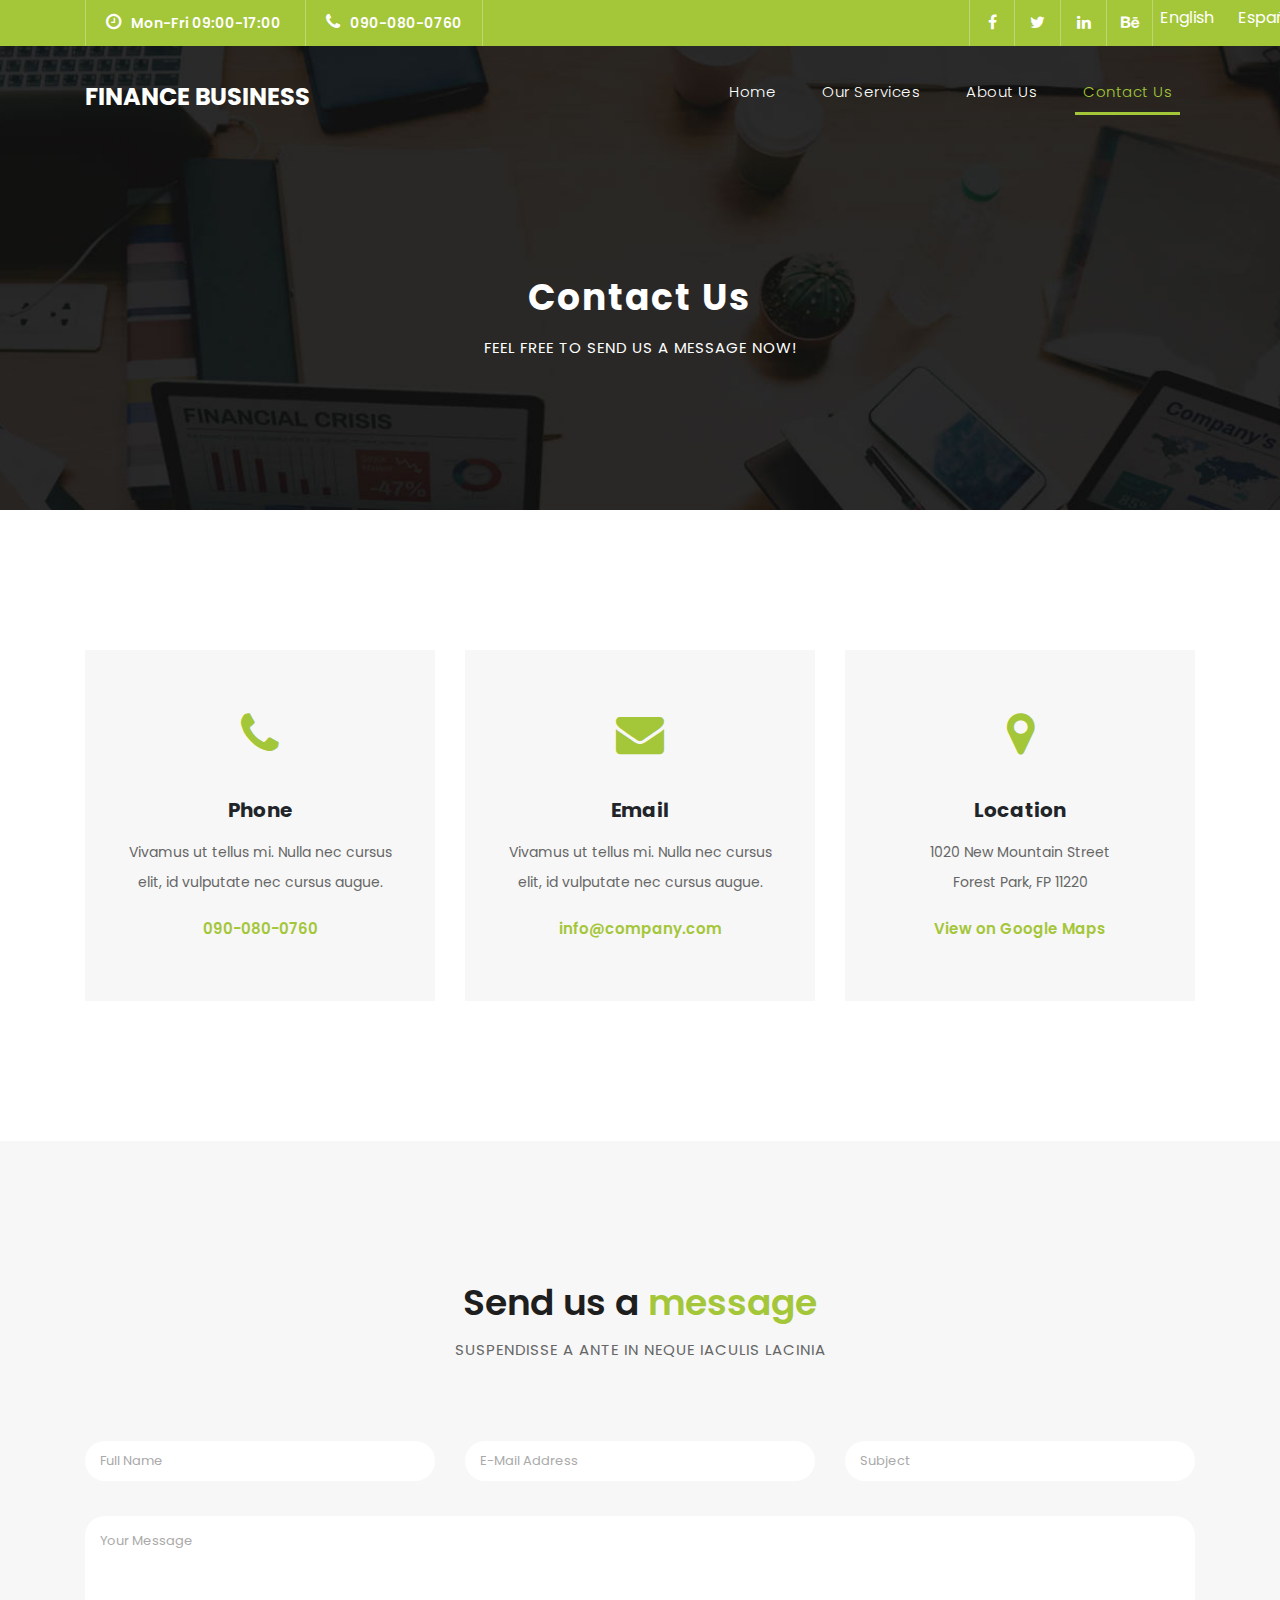
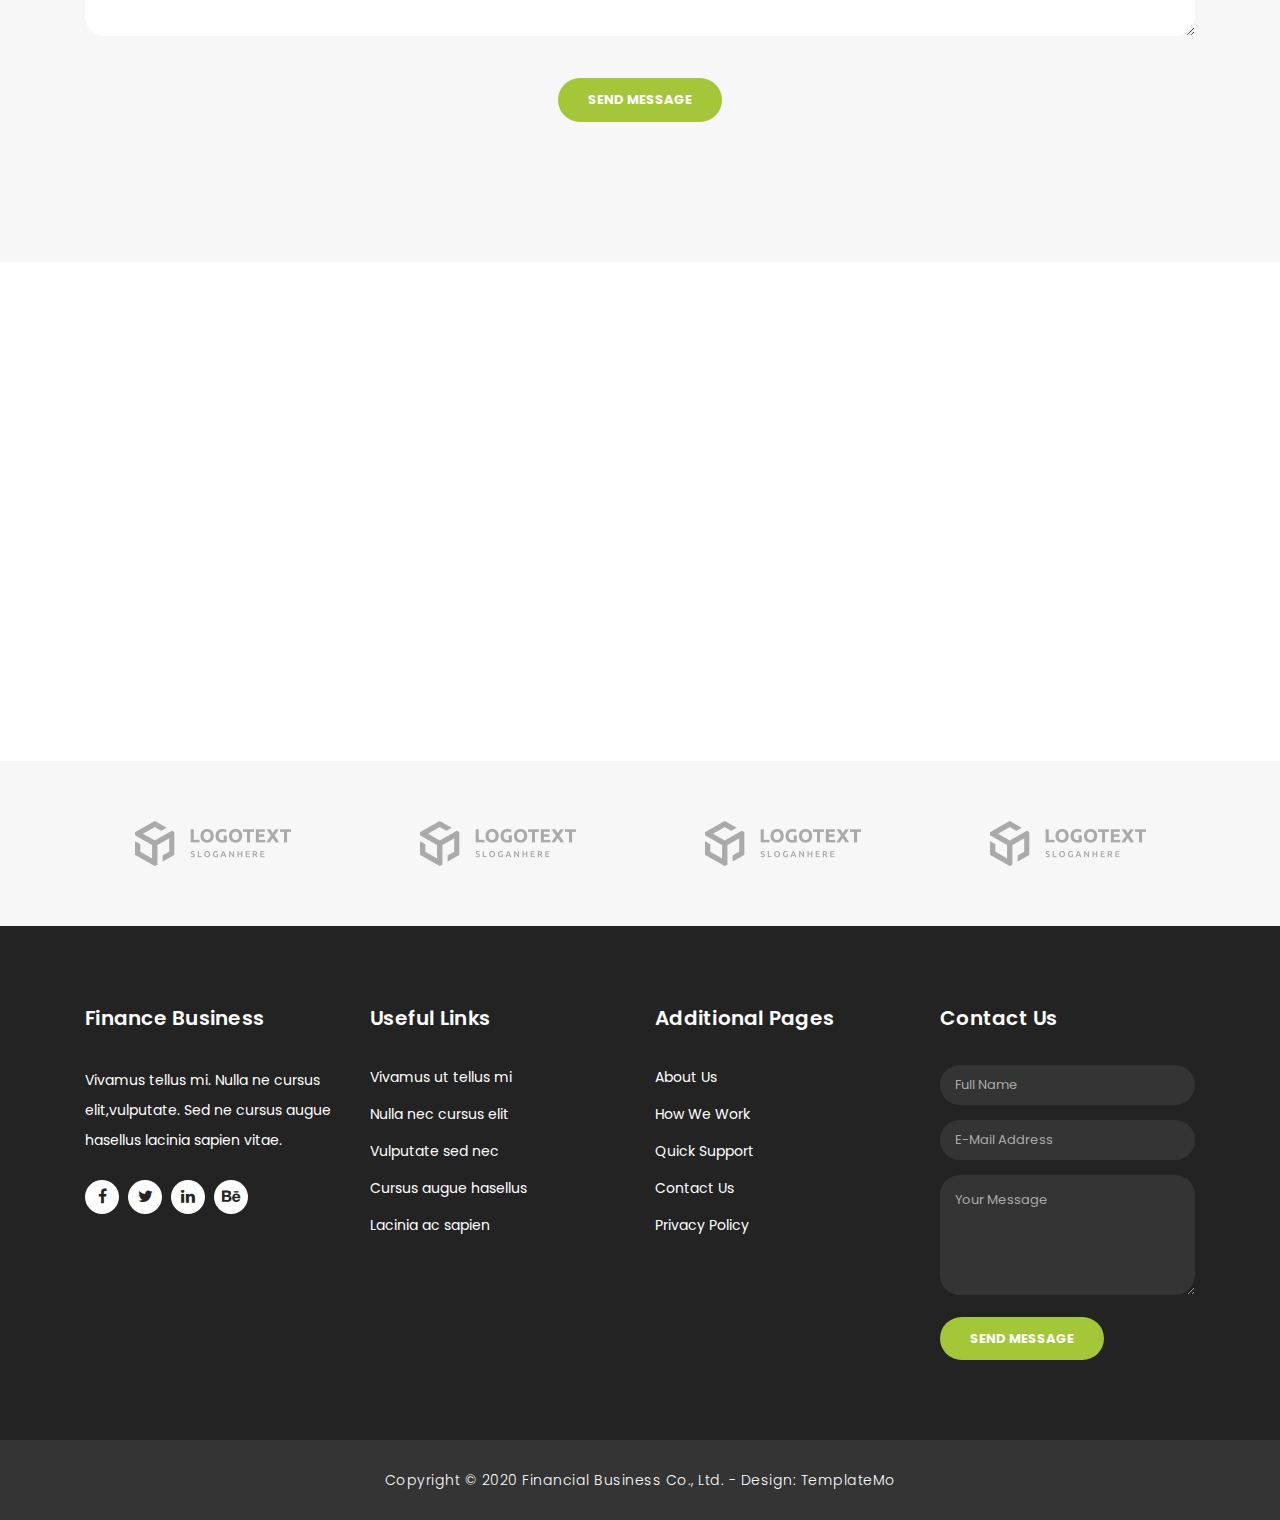
<file: contact.html>
<!DOCTYPE html>
<html lang="en">

  <head>

    <meta charset="utf-8">
    <meta name="viewport" content="width=device-width, initial-scale=1, shrink-to-fit=no">
    <meta name="description" content="">
    <meta name="author" content="TemplateMo">
    <link href="https://fonts.googleapis.com/css?family=Poppins:100,200,300,400,500,600,700,800,900&display=swap" rel="stylesheet">

    <title>Finance Business - Contact Page</title>

    <!-- Bootstrap core CSS -->
    <link href="vendor/bootstrap/css/bootstrap.min.css" rel="stylesheet">

    <!-- Additional CSS Files -->
    <link rel="stylesheet" href="assets/css/fontawesome.css">
    <link rel="stylesheet" href="assets/css/templatemo-finance-business.css">
    <link rel="stylesheet" href="assets/css/owl.css">

    <style>
      .language-selector {
          position: absolute;
          top: -10px;
          right: -100px;
          z-index: 1000;
      }
    
      .language-selector button {
          background-color: #A4C639;
          color: #fff;
          border: none;
          padding: 5px;
          margin: 0 5px;
          cursor: pointer;
          border-radius: 5px;
      }
    
      .language-selector button:hover {
          background-color: #b5d159;
      }
    </style>
<!--



-->
  </head>

  <body>

    <!-- ***** Preloader Start ***** -->
    <div id="preloader">
        <div class="jumper">
            <div></div>
            <div></div>
            <div></div>
        </div>
    </div>  
    <!-- ***** Preloader End ***** -->

    <!-- Header -->
    <div class="sub-header">
      <div class="container">
        <div class="row">
          <div class="col-md-8 col-xs-12">
            <ul class="left-info">
              <li><a href="#"><i class="fa fa-clock-o"></i>Mon-Fri 09:00-17:00</a></li>
              <li><a href="#"><i class="fa fa-phone"></i>090-080-0760</a></li>
            </ul>
          </div>
          <div class="col-md-4">
            <ul class="right-icons">
              <li><a href="#"><i class="fa fa-facebook"></i></a></li>
              <li><a href="#"><i class="fa fa-twitter"></i></a></li>
              <li><a href="#"><i class="fa fa-linkedin"></i></a></li>
              <li><a href="#"><i class="fa fa-behance"></i></a></li>
              <li><div class="language-selector">
                <button onclick="setLanguage('en')">English</button>
                <button onclick="setLanguage('es')">Español</button>
              </li>
            </ul>
          </div>
        </div>
      </div>
    </div>
    
    <header class="">
      <nav class="navbar navbar-expand-lg">
        <div class="container">
          <a class="navbar-brand" href="index.html" data-lang="en"><h2>Finance Business</h2></a>
          <a class="navbar-brand" href="../index.html" data-lang="es" style="display: none;"><h2>Finanzas para Empresas</h2></a>
          <button class="navbar-toggler" type="button" data-toggle="collapse" data-target="#navbarResponsive" aria-controls="navbarResponsive" aria-expanded="false" aria-label="Toggle navigation">
            <span class="navbar-toggler-icon"></span>
          </button>
          <div class="collapse navbar-collapse" id="navbarResponsive">
            <ul class="navbar-nav ml-auto">
              <li class="nav-item">
                <a class="nav-link" href="index.html" data-lang="en">Home
                  <span class="sr-only">(current)</span>
                </a>
                <a class="nav-link" href="index.html" data-lang="es" style="display: none;">Inicio
                  <span class="sr-only">(current)</span>
                </a>

              <li class="nav-item">
                <a class="nav-link" href="services.html" data-lang="en">Our Services</a>
                <a class="nav-link" href="services.html" data-lang="es" style="display: none;">Nuestros Servicios</a>
              </li>
            </li>
            <li class="nav-item">
              <a class="nav-link" href="about.html" data-lang="en">About Us</a>
              <a class="nav-link" href="about.html" data-lang="es" style="display: none;">Sobre Nosotros</a>
            </li>
              <li class="nav-item  active">
                <a class="nav-link" href="contact.html" data-lang="en">Contact Us</a>
                <a class="nav-link" href="contact.html" data-lang="es" style="display: none;">Contacto</a>
              </li>
            </ul>
          </div>
        </div>
      </nav>
    </header>
    <!-- Page Content -->
    <div class="page-heading header-text">
      <div class="container">
        <div class="row">
          <div class="col-md-12">
            <h1>Contact Us</h1>
            <span>feel free to send us a message now!</span>
          </div>
        </div>
      </div>
    </div>

    <div class="contact-information">
      <div class="container">
        <div class="row">
          <div class="col-md-4">
            <div class="contact-item">
              <i class="fa fa-phone"></i>
              <h4>Phone</h4>
              <p>Vivamus ut tellus mi. Nulla nec cursus elit, id vulputate nec cursus augue.</p>
              <a href="#">090-080-0760</a>
            </div>
          </div>
          <div class="col-md-4">
            <div class="contact-item">
              <i class="fa fa-envelope"></i>
              <h4>Email</h4>
              <p>Vivamus ut tellus mi. Nulla nec cursus elit, id vulputate nec cursus augue.</p>
              <a href="#">info@company.com</a>
            </div>
          </div>
          <div class="col-md-4">
            <div class="contact-item">
              <i class="fa fa-map-marker"></i>
              <h4>Location</h4>
              <p>1020 New Mountain Street<br>Forest Park, FP 11220</p>
              <a href="#">View on Google Maps</a>
            </div>
          </div>
        </div>
      </div>
    </div>

    <div class="callback-form contact-us">
      <div class="container">
        <div class="row">
          <div class="col-md-12">
            <div class="section-heading">
              <h2>Send us a <em>message</em></h2>
              <span>Suspendisse a ante in neque iaculis lacinia</span>
            </div>
          </div>
          <div class="col-md-12">
            <div class="contact-form">
              <form id="contact" action="" method="get">
                <div class="row">
                  <div class="col-lg-4 col-md-12 col-sm-12">
                    <fieldset>
                      <input name="name" type="text" class="form-control" id="name" placeholder="Full Name" required="">
                    </fieldset>
                  </div>
                  <div class="col-lg-4 col-md-12 col-sm-12">
                    <fieldset>
                      <input name="email" type="text" class="form-control" id="email" pattern="[^ @]*@[^ @]*" placeholder="E-Mail Address" required="">
                    </fieldset>
                  </div>
                  <div class="col-lg-4 col-md-12 col-sm-12">
                    <fieldset>
                      <input name="subject" type="text" class="form-control" id="subject" placeholder="Subject" required="">
                    </fieldset>
                  </div>
                  <div class="col-lg-12">
                    <fieldset>
                      <textarea name="message" rows="6" class="form-control" id="message" placeholder="Your Message" required=""></textarea>
                    </fieldset>
                  </div>
                  <div class="col-lg-12">
                    <fieldset>
                      <button type="submit" id="form-submit" class="filled-button">Send Message</button>
                    </fieldset>
                  </div>
                </div>
              </form>
            </div>
          </div>
        </div>
      </div>
    </div>

    <div id="map">
<!-- How to change your own map point
	1. Go to Google Maps
	2. Click on your location point
	3. Click "Share" and choose "Embed map" tab
	4. Copy only URL and paste it within the src="" field below
-->
      <iframe src="https://maps.google.com/maps?q=Av.+Lúcio+Costa,+Rio+de+Janeiro+-+RJ,+Brazil&t=&z=13&ie=UTF8&iwloc=&output=embed" width="100%" height="500px" frameborder="0" style="border:0" allowfullscreen></iframe>
    </div>

    <div class="partners contact-partners">
      <div class="container">
        <div class="row">
          <div class="col-md-12">
            <div class="owl-partners owl-carousel">
              <div class="partner-item">
                <img src="assets/images/client-01.png" alt="">
              </div>
            </div>
          </div>
        </div>
      </div>
    </div>


    <!-- Footer Starts Here -->
    <footer>
      <div class="container">
        <div class="row">
          <div class="col-md-3 footer-item">
            <h4>Finance Business</h4>
            <p>Vivamus tellus mi. Nulla ne cursus elit,vulputate. Sed ne cursus augue hasellus lacinia sapien vitae.</p>
            <ul class="social-icons">
              <li><a rel="nofollow" href="https://fb.com/templatemo" target="_blank"><i class="fa fa-facebook"></i></a></li>
              <li><a href="#"><i class="fa fa-twitter"></i></a></li>
              <li><a href="#"><i class="fa fa-linkedin"></i></a></li>
              <li><a href="#"><i class="fa fa-behance"></i></a></li>
            </ul>
          </div>
          <div class="col-md-3 footer-item">
            <h4>Useful Links</h4>
            <ul class="menu-list">
              <li><a href="#">Vivamus ut tellus mi</a></li>
              <li><a href="#">Nulla nec cursus elit</a></li>
              <li><a href="#">Vulputate sed nec</a></li>
              <li><a href="#">Cursus augue hasellus</a></li>
              <li><a href="#">Lacinia ac sapien</a></li>
            </ul>
          </div>
          <div class="col-md-3 footer-item">
            <h4>Additional Pages</h4>
            <ul class="menu-list">
              <li><a href="#">About Us</a></li>
              <li><a href="#">How We Work</a></li>
              <li><a href="#">Quick Support</a></li>
              <li><a href="#">Contact Us</a></li>
              <li><a href="#">Privacy Policy</a></li>
            </ul>
          </div>
          <div class="col-md-3 footer-item last-item">
            <h4>Contact Us</h4>
            <div class="contact-form">
              <form id="contact footer-contact" action="" method="post">
                <div class="row">
                  <div class="col-lg-12 col-md-12 col-sm-12">
                    <fieldset>
                      <input name="name" type="text" class="form-control" id="name" placeholder="Full Name" required="">
                    </fieldset>
                  </div>
                  <div class="col-lg-12 col-md-12 col-sm-12">
                    <fieldset>
                      <input name="email" type="text" class="form-control" id="email" pattern="[^ @]*@[^ @]*" placeholder="E-Mail Address" required="">
                    </fieldset>
                  </div>
                  <div class="col-lg-12">
                    <fieldset>
                      <textarea name="message" rows="6" class="form-control" id="message" placeholder="Your Message" required=""></textarea>
                    </fieldset>
                  </div>
                  <div class="col-lg-12">
                    <fieldset>
                      <button type="submit" id="form-submit" class="filled-button">Send Message</button>
                    </fieldset>
                  </div>
                </div>
              </form>
            </div>
          </div>
        </div>
      </div>
    </footer>
    
    <div class="sub-footer">
      <div class="container">
        <div class="row">
          <div class="col-md-12">
            <p>Copyright &copy; 2020 Financial Business Co., Ltd.
            
            - Design: <a rel="nofollow noopener" href="https://templatemo.com" target="_blank">TemplateMo</a></p>
          </div>
        </div>
      </div>
    </div>

    <!-- Bootstrap core JavaScript -->
    <script src="vendor/jquery/jquery.min.js"></script>
    <script src="vendor/bootstrap/js/bootstrap.bundle.min.js"></script>

    <!-- Additional Scripts -->
    <script src="assets/js/custom.js"></script>
    <script src="assets/js/owl.js"></script>
    <script src="assets/js/slick.js"></script>
    <script src="assets/js/accordions.js"></script>

    <script language = "text/Javascript"> 
      cleared[0] = cleared[1] = cleared[2] = 0; //set a cleared flag for each field
      function clearField(t){                   //declaring the array outside of the
      if(! cleared[t.id]){                      // function makes it static and global
          cleared[t.id] = 1;  // you could use true and false, but that's more typing
          t.value='';         // with more chance of typos
          t.style.color='#fff';
          }
      }
    </script>
     <script>
          function setLanguage(lang) {
            var elements = document.querySelectorAll('[data-lang]');
    
            elements.forEach(function(elements) {
            // Si el valor del atributo data-lang coincide con el idioma especificado, muestra el elemento
              if (elements.getAttribute('data-lang') === lang) {
                elements.style.display = '';
              } else {
                // Si no coincide, oculta el elemento
                elements.style.display = 'none';
              }
            });
          }
       </script>

  </body>
</html>
</file>
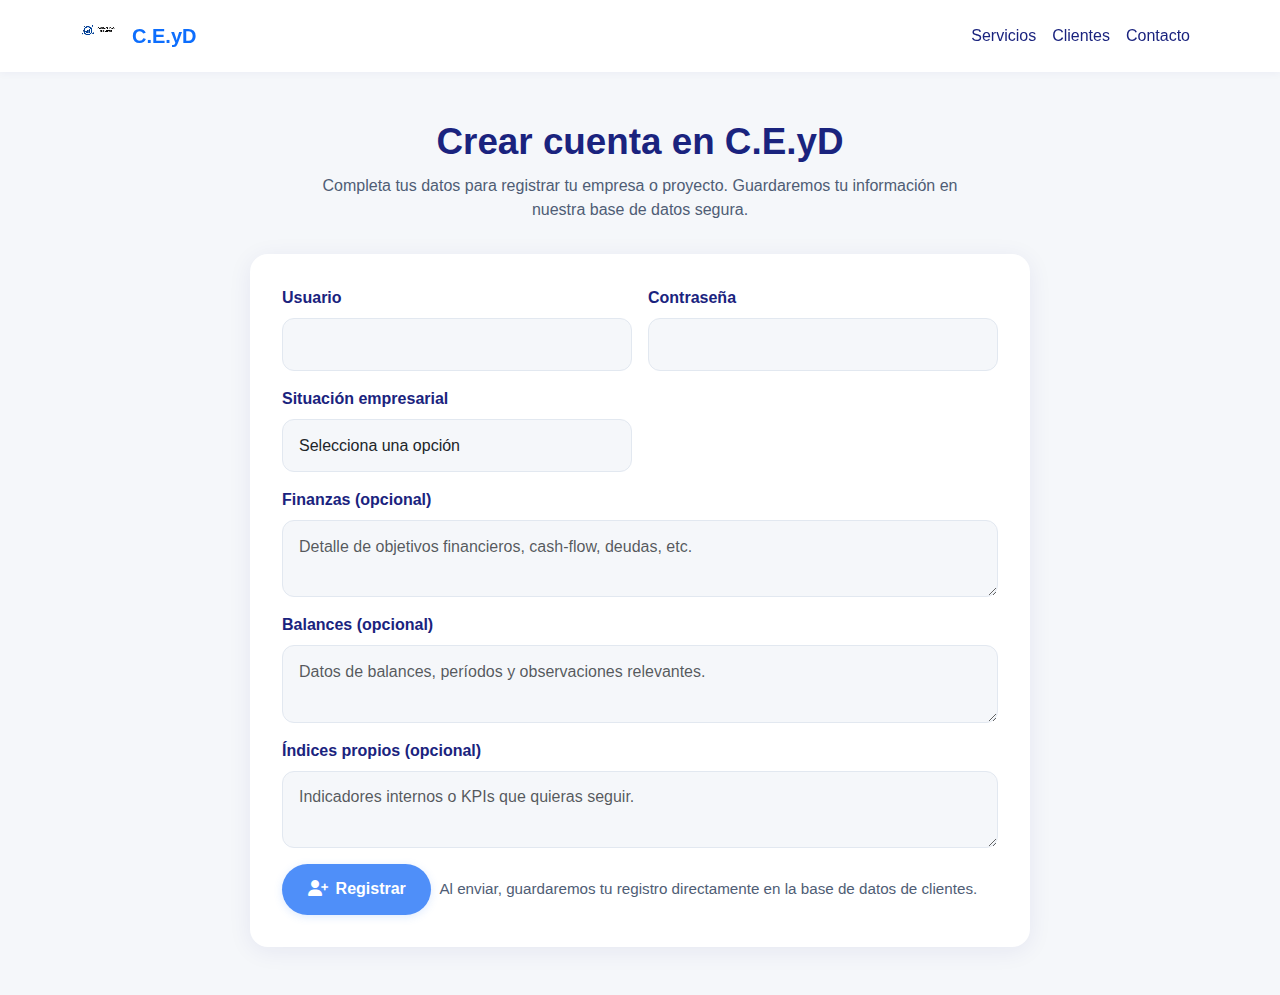
<file: register.html>
<!DOCTYPE html>
<html lang="es">
<head>
  <meta charset="UTF-8">
  <meta name="viewport" content="width=device-width, initial-scale=1.0">
  <title>Registro | C.E.yD</title>

  <link href="https://cdn.jsdelivr.net/npm/bootstrap@5.3.2/dist/css/bootstrap.min.css" rel="stylesheet">
  <link rel="stylesheet" href="https://cdnjs.cloudflare.com/ajax/libs/font-awesome/6.5.0/css/all.min.css">

  <style>
    :root {
      --primary: #1A237E;
      --secondary: #F5F7FA;
      --accent: #4F8FF9;
      --card-bg: #fff;
      --footer-bg: #222B45;
      --text-dark: #222B45;
      --text-light: #fff;
      --border-radius: 18px;
      --shadow: 0 4px 24px rgba(26,35,126,0.07);
    }

    body {
      font-family: 'Inter', Arial, sans-serif;
      background: var(--secondary);
      color: var(--text-dark);
      margin: 0;
    }

    .navbar {
      background: var(--card-bg);
      box-shadow: 0 2px 8px rgba(26,35,126,0.04);
      position: sticky;
      top: 0;
      z-index: 100;
      padding: 0.75rem 0;
    }

    .navbar-brand .logo-video {
      height: 38px;
      width: auto;
      display: block;
      margin-right: 12px;
      border-radius: 8px;
    }

    .nav-link { color: var(--primary) !important; font-weight: 500; }
    .nav-link:hover { color: var(--accent) !important; }

    .page-header {
      text-align: center;
      padding: 3rem 1rem 2rem;
    }

    .page-header h1 {
      color: var(--primary);
      font-weight: 700;
      font-size: 2.3rem;
      margin-bottom: 0.6rem;
    }

    .page-header p {
      color: #4F5D75;
      max-width: 640px;
      margin: 0 auto;
    }

    .card-register {
      background: var(--card-bg);
      border-radius: var(--border-radius);
      box-shadow: var(--shadow);
      padding: 2rem;
      max-width: 780px;
      margin: 0 auto 3rem auto;
    }

    label { font-weight: 600; color: var(--primary); }

    .form-control, .form-select {
      border-radius: 12px;
      border: 1px solid #E2E8F0;
      background: #F5F7FA;
      padding: 0.85rem 1rem;
    }

    .btn-primary {
      background: var(--accent);
      border: none;
      border-radius: 999px;
      font-weight: 700;
      padding: 0.85rem 1.6rem;
      font-size: 1rem;
      box-shadow: 0 2px 8px rgba(79,143,249,0.18);
    }

    .btn-primary:hover { background: var(--primary); }

    .helper {
      font-size: 0.95rem;
      color: #4F5D75;
    }
  </style>
</head>

<body>
  <nav class="navbar navbar-expand-lg navbar-light">
    <div class="container">
      <a class="navbar-brand d-flex align-items-center" href="index.html">
        <video class="logo-video" autoplay muted loop playsinline>
          <source src="assets/CEyD.mp4" type="video/mp4">
        </video>
        <span class="fw-bold text-primary">C.E.yD</span>
      </a>

      <button class="navbar-toggler" type="button" data-bs-toggle="collapse" data-bs-target="#navbarNav">
        <span class="navbar-toggler-icon"></span>
      </button>

      <div id="navbarNav" class="collapse navbar-collapse justify-content-end">
        <ul class="navbar-nav align-items-center">
          <li class="nav-item"><a class="nav-link" href="index.html#servicios">Servicios</a></li>
          <li class="nav-item"><a class="nav-link" href="index.html#clientes">Clientes</a></li>
          <li class="nav-item"><a class="nav-link" href="index.html#contacto">Contacto</a></li>
        </ul>
      </div>
    </div>
  </nav>

  <header class="page-header">
    <h1>Crear cuenta en C.E.yD</h1>
    <p>Completa tus datos para registrar tu empresa o proyecto. Guardaremos tu información en nuestra base de datos segura.</p>
  </header>

  <section class="card-register">
    <form action="db/register.php" method="POST" class="row g-3">
      <div class="col-md-6">
        <label for="usuario" class="form-label">Usuario</label>
        <input type="text" class="form-control" id="usuario" name="usuario" maxlength="50" required>
      </div>

      <div class="col-md-6">
        <label for="contrasena" class="form-label">Contraseña</label>
        <input type="password" class="form-control" id="contrasena" name="contrasena" minlength="6" required>
      </div>

      <div class="col-md-6">
        <label for="situacion_empresarial" class="form-label">Situación empresarial</label>
        <select id="situacion_empresarial" name="situacion_empresarial" class="form-select" required>
          <option value="" selected disabled>Selecciona una opción</option>
          <option value="RI">Responsable Inscripto (RI)</option>
          <option value="PyME">PyME</option>
        </select>
      </div>

      <div class="col-12">
        <label for="finanzas" class="form-label">Finanzas (opcional)</label>
        <textarea class="form-control" id="finanzas" name="finanzas" rows="2" placeholder="Detalle de objetivos financieros, cash-flow, deudas, etc."></textarea>
      </div>

      <div class="col-12">
        <label for="balances" class="form-label">Balances (opcional)</label>
        <textarea class="form-control" id="balances" name="balances" rows="2" placeholder="Datos de balances, períodos y observaciones relevantes."></textarea>
      </div>

      <div class="col-12">
        <label for="indices_propios" class="form-label">Índices propios (opcional)</label>
        <textarea class="form-control" id="indices_propios" name="indices_propios" rows="2" placeholder="Indicadores internos o KPIs que quieras seguir."></textarea>
      </div>

      <div class="col-12 d-flex align-items-center gap-2">
        <button type="submit" class="btn btn-primary">
          <i class="fas fa-user-plus me-2"></i>Registrar
        </button>
        <span class="helper">Al enviar, guardaremos tu registro directamente en la base de datos de clientes.</span>
      </div>
    </form>
  </section>

  <script src="https://cdn.jsdelivr.net/npm/bootstrap@5.3.2/dist/js/bootstrap.bundle.min.js"></script>
</body>
</html>
</file>
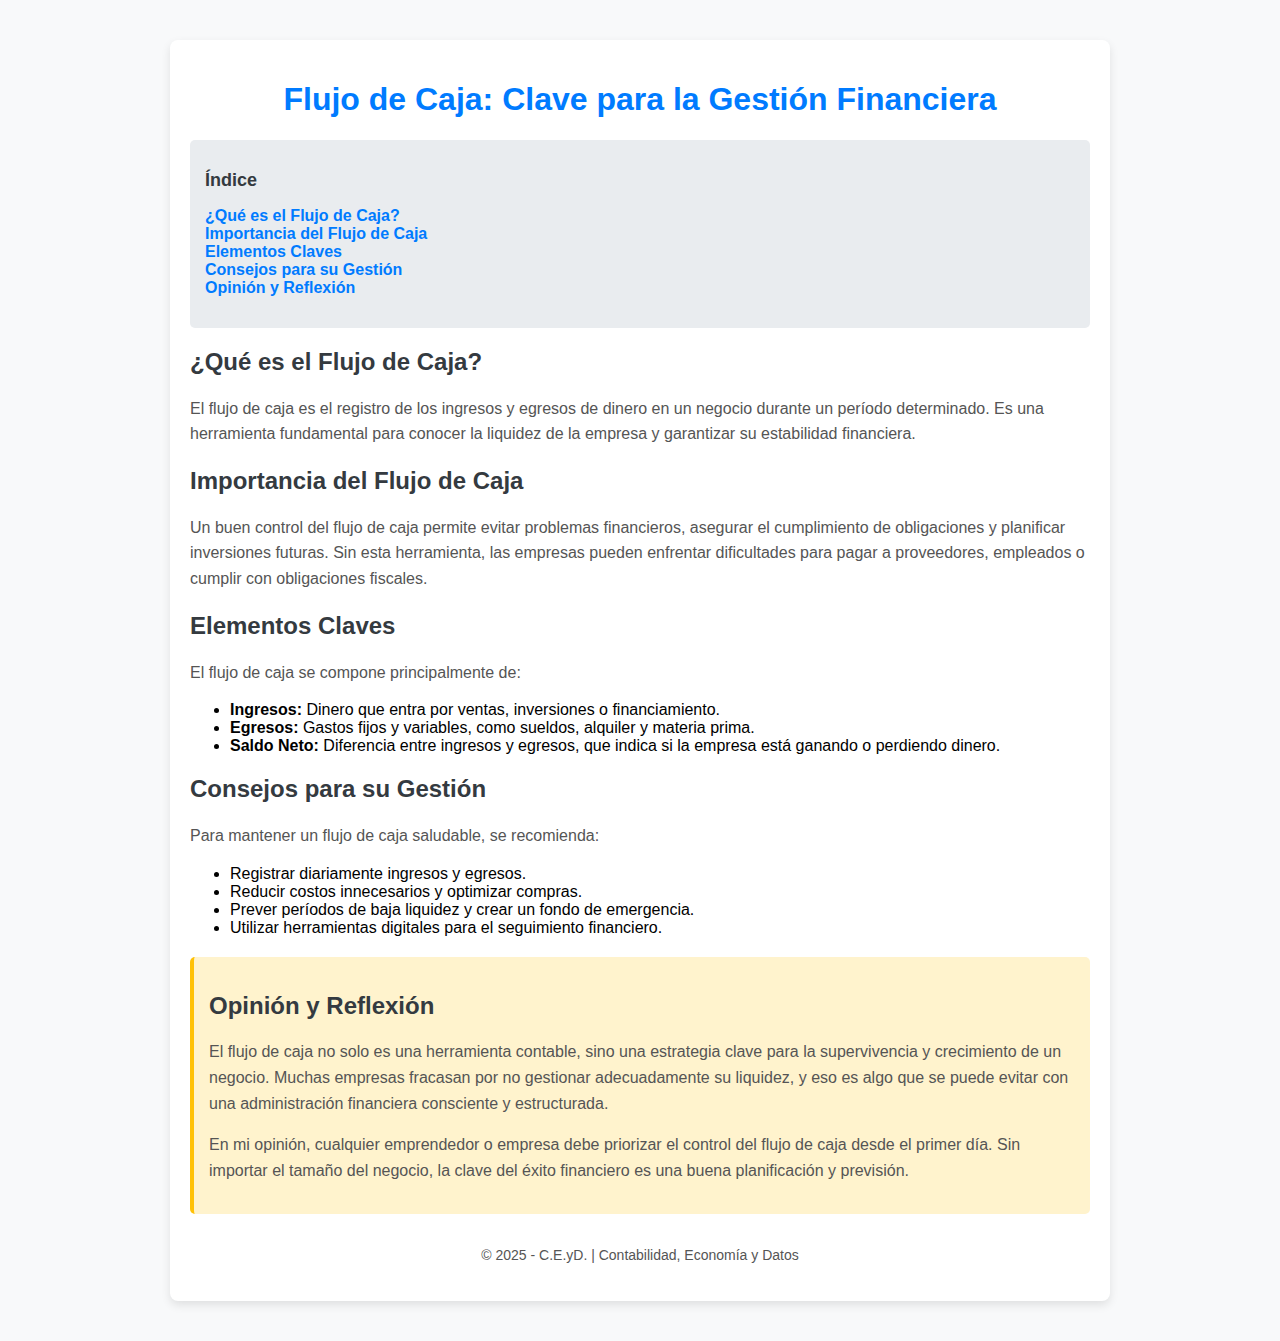
<file: Blocks y notas/202501/FLUJODECAJA.html>
<!DOCTYPE html>
<html lang="es">
<head>
    <meta charset="UTF-8">
    <meta name="viewport" content="width=device-width, initial-scale=1.0">
    <title>Flujo de Caja: Clave para la Gestión Financiera</title>
    <style>
        body {
            font-family: Arial, sans-serif;
            margin: 0;
            padding: 0;
            background-color: #f8f9fa;
        }
        .container {
            max-width: 900px;
            margin: 40px auto;
            padding: 20px;
            background: white;
            box-shadow: 0px 4px 10px rgba(0, 0, 0, 0.1);
            border-radius: 8px;
        }
        h1 {
            text-align: center;
            color: #007bff;
        }
        .indice {
            background: #e9ecef;
            padding: 15px;
            border-radius: 5px;
            margin-bottom: 20px;
        }
        .indice h2 {
            font-size: 18px;
            margin-bottom: 10px;
        }
        .indice ul {
            list-style: none;
            padding: 0;
        }
        .indice ul li a {
            text-decoration: none;
            color: #007bff;
            font-weight: bold;
        }
        .indice ul li a:hover {
            text-decoration: underline;
        }
        section {
            margin-bottom: 20px;
        }
        h2 {
            color: #343a40;
        }
        p {
            line-height: 1.6;
            color: #555;
        }
        .opinion {
            background: #fff3cd;
            padding: 15px;
            border-left: 4px solid #ffc107;
            border-radius: 5px;
        }
        .footer {
            text-align: center;
            margin-top: 30px;
            font-size: 14px;
            color: #666;
        }
    </style>
</head>
<body>

<div class="container">
    <h1>Flujo de Caja: Clave para la Gestión Financiera</h1>

    <div class="indice">
        <h2>Índice</h2>
        <ul>
            <li><a href="#que-es">¿Qué es el Flujo de Caja?</a></li>
            <li><a href="#importancia">Importancia del Flujo de Caja</a></li>
            <li><a href="#elementos">Elementos Claves</a></li>
            <li><a href="#gestion">Consejos para su Gestión</a></li>
            <li><a href="#opinion">Opinión y Reflexión</a></li>
        </ul>
    </div>

    <section id="que-es">
        <h2>¿Qué es el Flujo de Caja?</h2>
        <p>El flujo de caja es el registro de los ingresos y egresos de dinero en un negocio durante un período determinado. Es una herramienta fundamental para conocer la liquidez de la empresa y garantizar su estabilidad financiera.</p>
    </section>

    <section id="importancia">
        <h2>Importancia del Flujo de Caja</h2>
        <p>Un buen control del flujo de caja permite evitar problemas financieros, asegurar el cumplimiento de obligaciones y planificar inversiones futuras. Sin esta herramienta, las empresas pueden enfrentar dificultades para pagar a proveedores, empleados o cumplir con obligaciones fiscales.</p>
    </section>

    <section id="elementos">
        <h2>Elementos Claves</h2>
        <p>El flujo de caja se compone principalmente de:</p>
        <ul>
            <li><strong>Ingresos:</strong> Dinero que entra por ventas, inversiones o financiamiento.</li>
            <li><strong>Egresos:</strong> Gastos fijos y variables, como sueldos, alquiler y materia prima.</li>
            <li><strong>Saldo Neto:</strong> Diferencia entre ingresos y egresos, que indica si la empresa está ganando o perdiendo dinero.</li>
        </ul>
    </section>

    <section id="gestion">
        <h2>Consejos para su Gestión</h2>
        <p>Para mantener un flujo de caja saludable, se recomienda:</p>
        <ul>
            <li>Registrar diariamente ingresos y egresos.</li>
            <li>Reducir costos innecesarios y optimizar compras.</li>
            <li>Prever períodos de baja liquidez y crear un fondo de emergencia.</li>
            <li>Utilizar herramientas digitales para el seguimiento financiero.</li>
        </ul>
    </section>

    <section id="opinion" class="opinion">
        <h2>Opinión y Reflexión</h2>
        <p>El flujo de caja no solo es una herramienta contable, sino una estrategia clave para la supervivencia y crecimiento de un negocio. Muchas empresas fracasan por no gestionar adecuadamente su liquidez, y eso es algo que se puede evitar con una administración financiera consciente y estructurada.</p>
        <p>En mi opinión, cualquier emprendedor o empresa debe priorizar el control del flujo de caja desde el primer día. Sin importar el tamaño del negocio, la clave del éxito financiero es una buena planificación y previsión.</p>
    </section>

    <div class="footer">
        <p>© 2025 - C.E.yD. | Contabilidad, Economía y Datos</p>
    </div>
</div>

</body>
</html>
</file>
<file: assets/css/templatemo-finance-business.css>
/* 

TemplateMo - Finance Business

https://templatemo.com/tm-545-finance-business

*/

body {
  font-family: 'Poppins', sans-serif;
  overflow-x: hidden;
  text-rendering: optimizeLegibility;
  -webkit-font-smoothing: antialiased;
  -moz-osx-font-smoothing: grayscale;
}
p {
	margin-bottom: 0px;
	font-size: 14px;
	color: #666666;
	line-height: 30px;
}
a {
	text-decoration: none!important;
}
ul {
	padding: 0;
	margin: 0;
	list-style: none;
}

h1,h2,h3,h4,h5,h6 {
	margin: 0px;
}

a.filled-button {
	background-color: #a4c639;
	color: #fff;
	font-size: 13px;
	text-transform: uppercase;
	font-weight: 700;
	padding: 12px 30px;
	border-radius: 30px;
	display: inline-block;
	transition: all 0.3s;
}

a.filled-button:hover {
	background-color: #fff;
	color: #a4c639;
}

a.border-button {
	background-color: transparent;
	color: #fff;
	border: 2px solid #fff;
	font-size: 13px;
	text-transform: uppercase;
	font-weight: 700;
	padding: 10px 28px;
	border-radius: 30px;
	display: inline-block;
	transition: all 0.3s;
}

a.border-button:hover {
	background-color: #fff;
	color: #a4c639;
}

.section-heading {
	text-align: center;
	margin-bottom: 80px;
}

.section-heading h2 {
	font-size: 36px;
	font-weight: 600;
	color: #1e1e1e;
}

.section-heading em {
	font-style: normal;
	color: #a4c639;
}

.section-heading span {
	display: block;
	margin-top: 15px;
	text-transform: uppercase;
	font-size: 15px;
	color: #666;
	letter-spacing: 1px;
}

#preloader {
  overflow: hidden;
  background: #a4c639;
  left: 0;
  right: 0;
  top: 0;
  bottom: 0;
  position: fixed;
  z-index: 9999999;
  color: #fff;
}

#preloader .jumper {
  left: 0;
  top: 0;
  right: 0;
  bottom: 0;
  display: block;
  position: absolute;
  margin: auto;
  width: 50px;
  height: 50px;
}

#preloader .jumper > div {
  background-color: #fff;
  width: 10px;
  height: 10px;
  border-radius: 100%;
  -webkit-animation-fill-mode: both;
  animation-fill-mode: both;
  position: absolute;
  opacity: 0;
  width: 50px;
  height: 50px;
  -webkit-animation: jumper 1s 0s linear infinite;
  animation: jumper 1s 0s linear infinite;
}

#preloader .jumper > div:nth-child(2) {
  -webkit-animation-delay: 0.33333s;
  animation-delay: 0.33333s;
}

#preloader .jumper > div:nth-child(3) {
  -webkit-animation-delay: 0.66666s;
  animation-delay: 0.66666s;
}

@-webkit-keyframes jumper {
  0% {
    opacity: 0;
    -webkit-transform: scale(0);
    transform: scale(0);
  }
  5% {
    opacity: 1;
  }
  100% {
    -webkit-transform: scale(1);
    transform: scale(1);
    opacity: 0;
  }
}

@keyframes jumper {
  0% {
    opacity: 0;
    -webkit-transform: scale(0);
    transform: scale(0);
  }
  5% {
    opacity: 1;
  }
  100% {
    opacity: 0;
  }
}

/* Sub Header Style */

.sub-header {
	background-color: #a4c639;
	height: 46px;
	line-height: 46px;
}

.sub-header ul li {
	display: inline-block;
}

.sub-header ul.left-info li {
	border-left: 1px solid rgba(250,250,250,0.3);
	padding: 0px 20px;
}

.sub-header ul.left-info li:last-child {
	border-right: 1px solid rgba(250,250,250,0.3);
}

.sub-header ul.left-info li i {
	margin-right: 10px;
	font-size: 18px;
}

.sub-header ul.left-info li a {
	color: #fff;
	font-size: 14px;
	font-weight: 600;
}

.sub-header ul.right-icons {
	float: right;
}

.sub-header ul.right-icons li {
	margin-right: -4px;
	width: 46px;
	display: inline-block;
	text-align: center;
	border-right: 1px solid rgba(250,250,250,0.3);
}

.sub-header ul.right-icons li:first-child {
	border-left: 1px solid rgba(250,250,250,0.3);
}

.sub-header ul.right-icons li a {
	color: #fff;
	transition: all 0.3s;
}

.sub-header ul.right-icons li a:hover {
	opacity: 0.75;
}



/* Header Style */
header {
	position: absolute;
	z-index: 99999;
	width: 100%;
	background-color: transparent!important;
	height: 80px;
	-webkit-transition: all 0.3s ease-in-out 0s;
    -moz-transition: all 0.3s ease-in-out 0s;
    -o-transition: all 0.3s ease-in-out 0s;
    transition: all 0.3s ease-in-out 0s;
}
header .navbar {
	padding: 20px 0px;
}
.background-header .navbar {
	padding: 10px 0px;
}
.background-header {
	top: 0;
	position: fixed;
	background-color: #a4c639!important;
	box-shadow: 0px 1px 10px rgba(0,0,0,0.1);
}
.background-header .navbar-brand h2 {
	color: #a4c639!important;
}
.background-header .navbar-nav a.nav-link {
	color: #1e1e1e!important;
}
.background-header .navbar-nav .nav-link:hover,
.background-header .navbar-nav .active>.nav-link,
.background-header .navbar-nav .nav-link.active,
.background-header .navbar-nav .nav-link.show,
.background-header .navbar-nav .show>.nav-link {
	color: #a4c639!important;
}
.navbar .navbar-brand {
	float: 	left;
	margin-top: 12px;
	outline: none;
}
.navbar .navbar-brand h2 {
	color: #fff;
	text-transform: uppercase;
	font-size: 24px;
	font-weight: 700;
	-webkit-transition: all .3s ease 0s;
    -moz-transition: all .3s ease 0s;
    -o-transition: all .3s ease 0s;
    transition: all .3s ease 0s;
}
.navbar .navbar-brand h2 em {
	font-style: normal;
	font-size: 16px;
}
#navbarResponsive {
	z-index: 999;
}
.navbar-collapse {
	text-align: center;
}
.navbar .navbar-nav .nav-item {
	margin: 0px 15px;
}
.navbar .navbar-nav a.nav-link {
	text-transform: capitalize;
	font-size: 15px;
	font-weight: 300;
	letter-spacing: 0.5px;
	color: #fff;
	transition: all 0.5s;
	margin-top: 5px;
}
.navbar .navbar-nav .nav-link:hover,
.navbar .navbar-nav .active>.nav-link,
.navbar .navbar-nav .nav-link.active,
.navbar .navbar-nav .nav-link.show,
.navbar .navbar-nav .show>.nav-link {
	color: #a4c639;
	border-bottom: 3px solid #a4c639;
}
.navbar .navbar-toggler-icon {
	background-image: none;
}
.navbar .navbar-toggler {
	border-color: #fff;
	background-color: #fff;	
	height: 36px;
	outline: none;
	border-radius: 0px;
	position: absolute;
	right: 30px;
	top: 20px;
}
.navbar .navbar-toggler-icon:after {
	content: '\f0c9';
	color: #a4c639;
	font-size: 18px;
	line-height: 26px;
	font-family: 'FontAwesome';
}



/* Banner Style */

.img-fill{
  width: 100%;
  display: block;
  overflow: hidden;
  position: relative;
  text-align: center
}

.img-fill img {
  min-height: 100%;
  min-width: 100%;
  position: relative;
  display: inline-block;
  max-width: none;
}

*,
*:before,
*:after {
  -webkit-box-sizing: border-box;
  box-sizing: border-box;
  -webkit-font-smoothing: antialiased;
  -moz-osx-font-smoothing: grayscale;
}

.Grid1k {
  padding: 0 15px;
  max-width: 1200px;
  margin: auto;
}

.blocks-box,
.slick-slider {
  margin: 0;
  padding: 0!important;
}

.slick-slide {
  float: left;
  padding: 0;
}

.Modern-Slider .item .img-fill {
	background-size: cover;
	background-position: center center;
	background-repeat: no-repeat;
	height:95vh;
}

.Modern-Slider .item-1 .img-fill {
	background-image: url(../images/slide_01.jpg);
}

.Modern-Slider .item-2 .img-fill {
	background-image: url(../images/slide_02.jpg);
}

.Modern-Slider .item-3 .img-fill {
	background-image: url(../images/slide_03.jpg);
}

.Modern-Slider .NextArrow{
  position:absolute;
  top:50%;
  right:30px;
  border:0 none;
  background-color: transparent;
  text-align:center;
  font-size: 36px;
  font-family: 'FontAwesome';
  color:#FFF;
  z-index:5;
  outline: none;
  cursor: pointer;
}

.Modern-Slider .NextArrow:before{
  content:'\f105';
}

.Modern-Slider .PrevArrow {
  position:absolute;
  top:50%;
  left:30px;
  border:0 none;
  background-color: transparent;
  text-align:center;
  font-size: 36px;
  font-family: 'FontAwesome';
  color:#FFF;
  z-index:5;
  outline: none;
  cursor: pointer;
}

.Modern-Slider .PrevArrow:before{
  content:'\f104';
}

ul.slick-dots {
  display: none!important;
}

.Modern-Slider .text-content {
	text-align: left;
  	width: 75%;
  	position: absolute;
  	top: 50%;
  	left: 50%;
  	transform: translate(-50%, -50%);
}

.Modern-Slider .item h6 {
  margin-bottom: 15px;
  font-size: 22px;
  text-transform: uppercase;
  font-weight: 700;
  letter-spacing: 1px;
  color:#a4c639;
  animation:fadeOutRight 1s both;
}

.Modern-Slider .item h4 {
  margin-bottom: 30px;
  text-transform: uppercase;
  font-size: 44px;
  font-weight: 700;
  letter-spacing: 2.5px;
  color:#FFF;
  overflow:hidden;
  animation:fadeOutLeft 1s both;
}

.Modern-Slider .item p {
	max-width: 570px;
	color: #fff;
	font-size: 15px;
	font-weight: 400;
	line-height: 30px;
	margin-bottom: 40px;
}

.Modern-Slider .item a {
  margin: 0 5px;
}

.Modern-Slider .item.slick-active h6{
  animation:fadeInDown 1s both 1s;
}

.Modern-Slider .item.slick-active h4{
  animation:fadeInLeft 1s both 1.5s;
}

.Modern-Slider .item.slick-active{
  animation:Slick-FastSwipeIn 1s both;
}

.Modern-Slider .buttons {
  position: relative;
}

.Modern-Slider {background:#000;}


/* ==== Slick Slider Css Ruls === */
.slick-slider{position:relative;display:block;-webkit-user-select:none;-moz-user-select:none;-ms-user-select:none;user-select:none;-webkit-touch-callout:none;-khtml-user-select:none;-ms-touch-action:pan-y;touch-action:pan-y;-webkit-tap-highlight-color:transparent}
.slick-list{position:relative;display:block;overflow:hidden;margin:0;padding:0}
.slick-list:focus{outline:none}.slick-list.dragging{cursor:hand}
.slick-slider .slick-track,.slick-slider .slick-list{-webkit-transform:translate3d(0,0,0);-ms-transform:translate3d(0,0,0);transform:translate3d(0,0,0)}
.slick-track{position:relative;top:0;left:0;display:block}
.slick-track:before,.slick-track:after{display:table;content:''}.slick-track:after{clear:both}
.slick-loading .slick-track{visibility:hidden}
.slick-slide{display:none;float:left /* If RTL Make This Right */ ;height:100%;min-height:1px}
.slick-slide.dragging img{pointer-events:none}
.slick-initialized .slick-slide{display:block}
.slick-loading .slick-slide{visibility:hidden}
.slick-vertical .slick-slide{display:block;height:auto;border:1px solid transparent}




/* Request Form */

.request-form {
	background-color: #a4c639;
	padding: 40px 0px;
	color: #fff;
}

.request-form h4 {
	font-size: 22px;
	font-weight: 600;
}

.request-form span {
	font-size: 15px;
	font-weight: 400;
	display: inline-block;
	margin-top: 10px;
}

.request-form a.border-button {
	margin-top: 12px;
	float: right;
}




/* Services */

.services {
	margin-top: 140px;
}

.service-item img {
	width: 100%;
	overflow: hidden;
}

.service-item .down-content {
	background-color: #f7f7f7;
	padding: 30px;
}

.service-item .down-content h4 {
	font-size: 20px;
	font-weight: 700;
	letter-spacing: 0.25px;
	margin-bottom: 15px;
}

.service-item .down-content p {
	margin-bottom: 20px;
}



/* Fun Facts */

.fun-facts {
	margin-top: 140px;
	background-image: url(../images/fun-facts-bg.jpg);
	background-position: center center;
	background-repeat: no-repeat;
	background-size: cover;
	background-attachment: fixed;
	padding: 140px 0px;
	color: #fff;
}

.fun-facts span {
	text-transform: uppercase;
	font-size: 15px;
	color: #fff;
	letter-spacing: 1px;
	margin-bottom: 10px;
	display: block;
}

.fun-facts h2 {
	font-size: 36px;
	font-weight: 600;
	margin-bottom: 35px;
}

.fun-facts em {
	font-style: normal;
	color: #a4c639;
}

.fun-facts p {
	color: #fff;
	margin-bottom: 40px;
}

.fun-facts .left-content {
	margin-right: 45px;
}

.count-area-content {
	text-align: center;
	background-color: rgba(250,250,250,0.1);
	padding: 25px 30px 35px 30px;
	margin: 15px 0px;
}

.count-digit {
    margin: 5px 0px;
    color: #a4c639;
    font-weight: 700;
    font-size: 36px;
}
.count-title {
    font-size: 20px;
    font-weight: 600;
    color: #fff;
    letter-spacing: 0.5px;
}



/* More Info */

.more-info {
	margin-top: 140px;
}

.more-info .left-image img {
	width: 100%;
	overflow: hidden;
}

.more-info .more-info-content {
	background-color: #f7f7f7;
}

.about-info .more-info-content {
	background-color: transparent;
}

.about-info .right-content {
	padding: 0px!important;
	margin-right: 30px;
}

.more-info .right-content {
	padding: 45px 45px 45px 30px;
}

.more-info .right-content span {
	text-transform: uppercase;
	font-size: 15px;
	color: #666;
	letter-spacing: 1px;
	margin-bottom: 10px;
	display: block;
}

.more-info .right-content h2 {
	font-size: 36px;
	font-weight: 600;
	margin-bottom: 35px;
}

.more-info .right-content em {
	font-style: normal;
	color: #a4c639;
}

.more-info .right-content p {
	margin-bottom: 30px;
}


/* Testimonials Style */

.about-testimonials {
	margin-top: 0px!important;
}

.testimonials {
	margin-top: 140px;
	background-color: #f7f7f7;
	padding: 140px 0px;
}
.testimonial-item .inner-content {
	text-align: center;
	background-color: #fff;	
	padding: 30px;
	border-radius: 5px;
}
.testimonial-item p {
	font-size: 14px;
	font-weight: 400;
}
.testimonial-item h4 {
	font-size: 19px;
	font-weight: 700;
	color: #1e1e1e;
	letter-spacing: 0.5px;
	margin-bottom: 0px;
}
.testimonial-item span {
	display: inline-block;
	margin-top: 8px;
	font-weight: 600;
	font-size: 14px;
	color: #a4c639;
}
.testimonial-item img {
	max-width: 60px;
	border-radius: 50%;
	margin: 25px auto 0px auto;
}

/*Grid */
.grid-container {
	display: grid;
	grid-template-columns: 1fr 1fr; /* Dos columnas de igual tamaño */
	grid-template-rows: auto auto;  /* Dos filas que se ajustan al contenido */
	gap: 20px; /* Espacio entre las celdas */
  }
  
  .grid-item {
	padding: 10px;
	border: 1px solid #37b653; /* Línea divisoria azul marino */
	border-radius: 5px; /* Esquinas redondeadas (opcional) */
	
	display: flex;
	flex-direction: column;
	justify-content: center;
	align-items: center;
	text-align: center; /* Alineación centrada del texto */
	height: 150px; /* Ajusta la altura según necesites */
	
	text-decoration: none; /* Elimina el subrayado del enlace */
	color: inherit; /* Mantiene el color del texto */
	transition: background-color 0.3s ease; /* Suaviza el cambio de color */
  }
  
  .grid-item:hover {
	background-color: #3f8a3f; /* Cambia el color de fondo al pasar el ratón */
  }
  
  .grid-item h1 {
	margin: 0;
	font-size: 24px;
	color: #f8f7f7;
  }
  
  .grid-item span {
	margin-top: 5px;
	color: #91e69dd2;
	font-size: 14px;
  }
  
  @media (max-width: 768px) {
	.grid-container {
	  grid-template-columns: 1fr; /* Una columna en pantallas pequeñas */
	}
  }
  
/* Call Back Style */

.callback-services {
	border-top: 1px solid #eee;
	padding-top: 140px;
}

.contact-us {
	background-color: #f7f7f7;
	padding: 140px 0px;
}

.contact-us .contact-form {
	background-color: transparent!important;
	padding: 0!important;
}

.callback-form {
	margin-top: 140px;
}

.callback-form .contact-form {
	background-color: #a4c639;
	padding: 60px;
	border-radius: 5px;
	text-align: center;
}

.callback-form .contact-form input {
	border-radius: 20px;
	height: 40px;
	line-height: 40px;
	display: inline-block;
	padding: 0px 15px;
	color: #6a6a6a;
	font-size: 13px;
	text-transform: none;
	box-shadow: none;
	border: none;
	margin-bottom: 35px;
}

.callback-form .contact-form input:focus {
	outline: none;
	box-shadow: none;
	border: none;
}

.callback-form .contact-form textarea {
	border-radius: 20px;
	height: 120px;
	max-height: 200px;
	min-height: 120px;
	display: inline-block;
	padding: 15px;
	color: #6a6a6a;
	font-size: 13px;
	text-transform: none;
	box-shadow: none;
	border: none;
	margin-bottom: 35px;
}

.callback-form .contact-form textarea:focus {
	outline: none;
	box-shadow: none;
	border: none;
}

.callback-form .contact-form ::-webkit-input-placeholder { /* Edge */
  color: #aaa;
}
.callback-form .contact-form :-ms-input-placeholder { /* Internet Explorer 10-11 */
  color: #aaa;
}
.callback-form .contact-form ::placeholder {
  color: #aaa;
}

.callback-form .contact-form button.border-button {
	background-color: transparent;
	color: #fff;
	border: 2px solid #fff;
	font-size: 13px;
	text-transform: uppercase;
	font-weight: 700;
	padding: 10px 28px;
	border-radius: 30px;
	display: inline-block;
	transition: all 0.3s;
	outline: none;
	box-shadow: none;
	text-shadow: none;
	cursor: pointer;
}

.callback-form .contact-form button.border-button:hover {
	background-color: #fff;
	color: #a4c639;
}

.contact-us .contact-form button.filled-button {
	background-color: #a4c639;
	color: #fff;
	border: none;
	font-size: 13px;
	text-transform: uppercase;
	font-weight: 700;
	padding: 12px 30px;
	border-radius: 30px;
	display: inline-block;
	transition: all 0.3s;
	outline: none;
	box-shadow: none;
	text-shadow: none;
	cursor: pointer;
}

.contact-us .contact-form button.filled-button:hover {
	background-color: #fff;
	color: #a4c639;
}



/* Partners Style */

.contact-partners {
	margin-top: -8px!important;
}

.partners {
	margin-top: 140px;
	background-color: #f7f7f7;
	padding: 60px 0px;
}

.partners .owl-item {
	text-align: center;
	cursor: pointer;
}

.partners .partner-item img {
	max-width: 156px;
	margin: auto;
}



/* Footer Style */

footer {
	background-color: #232323;
	padding: 80px 0px;
	color: #fff;
}

footer h4 {
	color: #fff;
	font-size: 20px;
	font-weight: 600;
	letter-spacing: 0.25px;
	margin-bottom: 35px;
}
footer p {
	color: #fff;
}

footer ul.social-icons {
	margin-top: 25px;
}

footer ul.social-icons li {
	display: inline-block;
	margin-right: 5px;
}

footer ul.social-icons li:last-child {
	margin-right: 0px;
}

footer ul.social-icons li a {
	width: 34px;
	height: 34px;
	display: inline-block;
	line-height: 34px;
	text-align: center;
	background-color: #fff;
	color: #232323;
	border-radius: 50%;
	transition: all 0.3s;
}

footer ul.social-icons li a:hover {
	background-color: #a4c639;
}

footer ul.menu-list li {
	margin-bottom: 13px;
}

footer ul.menu-list li:last-child {
	margin-bottom: 0px;
}

footer ul.menu-list li a {
	font-size: 14px;
	color: #fff;
	transition: all 0.3s;
}

footer ul.menu-list li a:hover {
	color: #a4c639;
}

footer .contact-form input {
	border-radius: 20px;
	height: 40px;
	line-height: 40px;
	display: inline-block;
	padding: 0px 15px;
	color: #aaa!important;
	background-color: #343434;
	font-size: 13px;
	text-transform: none;
	box-shadow: none;
	border: none;
	margin-bottom: 15px;
}

footer .contact-form input:focus {
	outline: none;
	box-shadow: none;
	border: none;
	background-color: #343434;
}

footer .contact-form textarea {
	border-radius: 20px;
	height: 120px;
	max-height: 200px;
	min-height: 120px;
	display: inline-block;
	padding: 15px;
	color: #aaa!important;
	background-color: #343434;
	font-size: 13px;
	text-transform: none;
	box-shadow: none;
	border: none;
	margin-bottom: 15px;
}

footer .contact-form textarea:focus {
	outline: none;
	box-shadow: none;
	border: none;
	background-color: #343434;
}

footer .contact-form ::-webkit-input-placeholder { /* Edge */
  color: #aaa;
}
footer .contact-form :-ms-input-placeholder { /* Internet Explorer 10-11 */
  color: #aaa;
}
footer .contact-form ::placeholder {
  color: #aaa;
}

footer .contact-form button.filled-button {
	background-color: transparent;
	color: #fff;
	background-color: #a4c639;
	border: none;
	font-size: 13px;
	text-transform: uppercase;
	font-weight: 700;
	padding: 12px 30px;
	border-radius: 30px;
	display: inline-block;
	transition: all 0.3s;
	outline: none;
	box-shadow: none;
	text-shadow: none;
	cursor: pointer;
}

footer .contact-form button.filled-button:hover {
	background-color: #fff;
	color: #a4c639;
}



/* Sub-footer Style */

.sub-footer {
	background-color: #343434;
	text-align: center;
	padding: 25px 0px;
}

.sub-footer p {
	color: #fff;
	font-weight: 300;
	letter-spacing: 0.5px;
}

.sub-footer a {
	color: #fff;
}


.page-heading {
	text-align: center;
	background-image: url(../images/page-heading-bg.jpg);
	background-position: center center;
	background-repeat: no-repeat;
	background-size: cover;
	padding: 230px 0px 150px 0px;
	color: #fff;
}

.page-heading h1 {
	text-transform: capitalize;
	font-size: 36px;
	font-weight: 700;
	letter-spacing: 2px;
	margin-bottom: 18px;
}

.page-heading span {
	font-size: 15px;
	text-transform: uppercase;
	letter-spacing: 1px;
	color: #fff;
	display: block;
}


/* team */

.team {
	background-color: #f7f7f7;
	margin-top: 140px;
	margin-bottom: -140px;
	padding: 120px 0px;
}

.team-item img {
	width: 100%;
	overflow: hidden;
}

.team-item .down-content {
	background-color: #fff;
	padding: 30px;
}

.team-item .down-content h4 {
	font-size: 20px;
	font-weight: 700;
	letter-spacing: 0.25px;
	margin-bottom: 10px;
}

.team-item .down-content span {
	color: #a4c639;
	font-weight: 600;
	font-size: 14px;
	display: block;
	margin-bottom: 15px;
}

.team-item .down-content p {
	margin-bottom: 20px;
}


/* Single Service */

.single-services {
	margin-top: 140px;
}

#tabs ul {
  margin: 0;
  padding: 0;
}
#tabs ul li {
  margin-bottom: 10px;
  display: inline-block;
  width: 100%;
}
#tabs ul li:last-child {
  margin-bottom: 0px;
}
#tabs ul li a {
	text-transform: capitalize;
	width: 100%;
	padding: 30px 30px;
	display: inline-block;
	background-color: #a4c639;
  	font-size: 20px;
  	color: #121212;
  	letter-spacing: 0.5px;
  	font-weight: 700;
  	transition: all 0.3s;
}
#tabs ul li a i {
	float: right;
	margin-top: 5px;
}
#tabs ul .ui-tabs-active span {
  background: #faf5b2;
  border: #faf5b2;
  line-height: 90px;
  border-bottom: none;
}
#tabs ul .ui-tabs-active a {
  color: #fff;
}
#tabs ul .ui-tabs-active span {
  color: #1e1e1e;
}
.tabs-content {
	margin-left: 30px;
  text-align: left;
  display: inline-block;
  transition: all 0.3s;
}
.tabs-content img {
	max-width: 100%;
	overflow: hidden;
}
.tabs-content h4 {
	font-size: 20px;
	font-weight: 700;
	letter-spacing: 0.25px;
	margin-bottom: 15px;
	margin-top: 30px;
}
.tabs-content p {
  font-size: 14px;
  color: #7a7a7a;
  margin-bottom: 0px;
}



/* Contact Information */

.contact-information {
	margin-top: 140px;
}

.contact-information .contact-item {
	padding: 60px 30px;
	background-color: #f7f7f7;
	text-align: center;
}

.contact-information .contact-item i {
	color: #a4c639;
	font-size: 48px;
	margin-bottom: 40px;
}

.contact-information .contact-item h4 {
	font-size: 20px;
	font-weight: 700;
	letter-spacing: 0.25px;
	margin-bottom: 15px;
}

.contact-information .contact-item p {
	margin-bottom: 20px;
}

.contact-information .contact-item a {
	font-weight: 600;
	color: #a4c639;
	font-size: 15px;
}




/* Responsive Style */
@media (max-width: 768px) {
	.sub-header {
		display: none;
	}
	.Modern-Slider .item h6 {
	  margin-bottom: 15px;
	  font-size: 18px;
	}
	.Modern-Slider .item h4 {
	  margin-bottom: 25px;
	  font-size: 28px;
	  line-height: 36px;
	  letter-spacing: 1px;
	}
	.Modern-Slider .item p {
		max-width: 570px;
		line-height: 25px;
		margin-bottom: 30px;
	}
	.Modern-Slider .NextArrow{
	  right:5px;
	}
	.Modern-Slider .PrevArrow {
	  left:5px;
	}
	.request-form {
		text-align: center;
	}
	.request-form a.border-button {
		float: none;
		margin-top: 30px;
	}
	.services .service-item {
		margin-bottom: 30px;
	}
	.fun-facts .left-content {
		margin-right: 0px;
		margin-bottom: 30px;
	}
	.more-info .right-content  {
		padding: 30px;
	}
	footer {
		padding: 80px 0px 20px 0px;
	}
	footer .footer-item {
		border-bottom: 1px solid #343434;
		margin-bottom: 30px;
		padding-bottom: 30px;
	}
	footer .last-item {
		border-bottom: none;
	}
	.about-info .right-content {
		margin-right: 0px;
		margin-bottom: 30px;
	}
	.team .team-item {
		margin-bottom: 30px;
	}
	.tabs-content {
		margin-left: 0px;
		margin-top: 30px;
	}
	.contact-item {
		margin-bottom: 30px;
	}
}

@media (max-width: 992px) {
	.navbar .navbar-brand {
		position: absolute;
		left: 30px;
		top: 10px;
	}
	.navbar .navbar-brand {
		width: auto;
	}
	.navbar:after {
		display: none;
	}
	#navbarResponsive {
	    z-index: 99999;
	    position: absolute;
	    top: 80px;
	    left: 0;
	    width: 100%;
	    text-align: center;
	    background-color: #fff;
	    box-shadow: 0px 10px 10px rgba(0,0,0,0.1);
	}
	.navbar .navbar-nav .nav-item {
		border-bottom: 1px solid #eee;
	}
	.navbar .navbar-nav .nav-item:last-child {
		border-bottom: none;
	}
	.navbar .navbar-nav a.nav-link {
		padding: 15px 0px;
		color: #1e1e1e!important;
	}
	.navbar .navbar-nav .nav-link:hover,
	.navbar .navbar-nav .active>.nav-link,
	.navbar .navbar-nav .nav-link.active,
	.navbar .navbar-nav .nav-link.show,
	.navbar .navbar-nav .show>.nav-link {
		color: #a4c639!important;
		border-bottom: none!important;
	}
}
</file>
